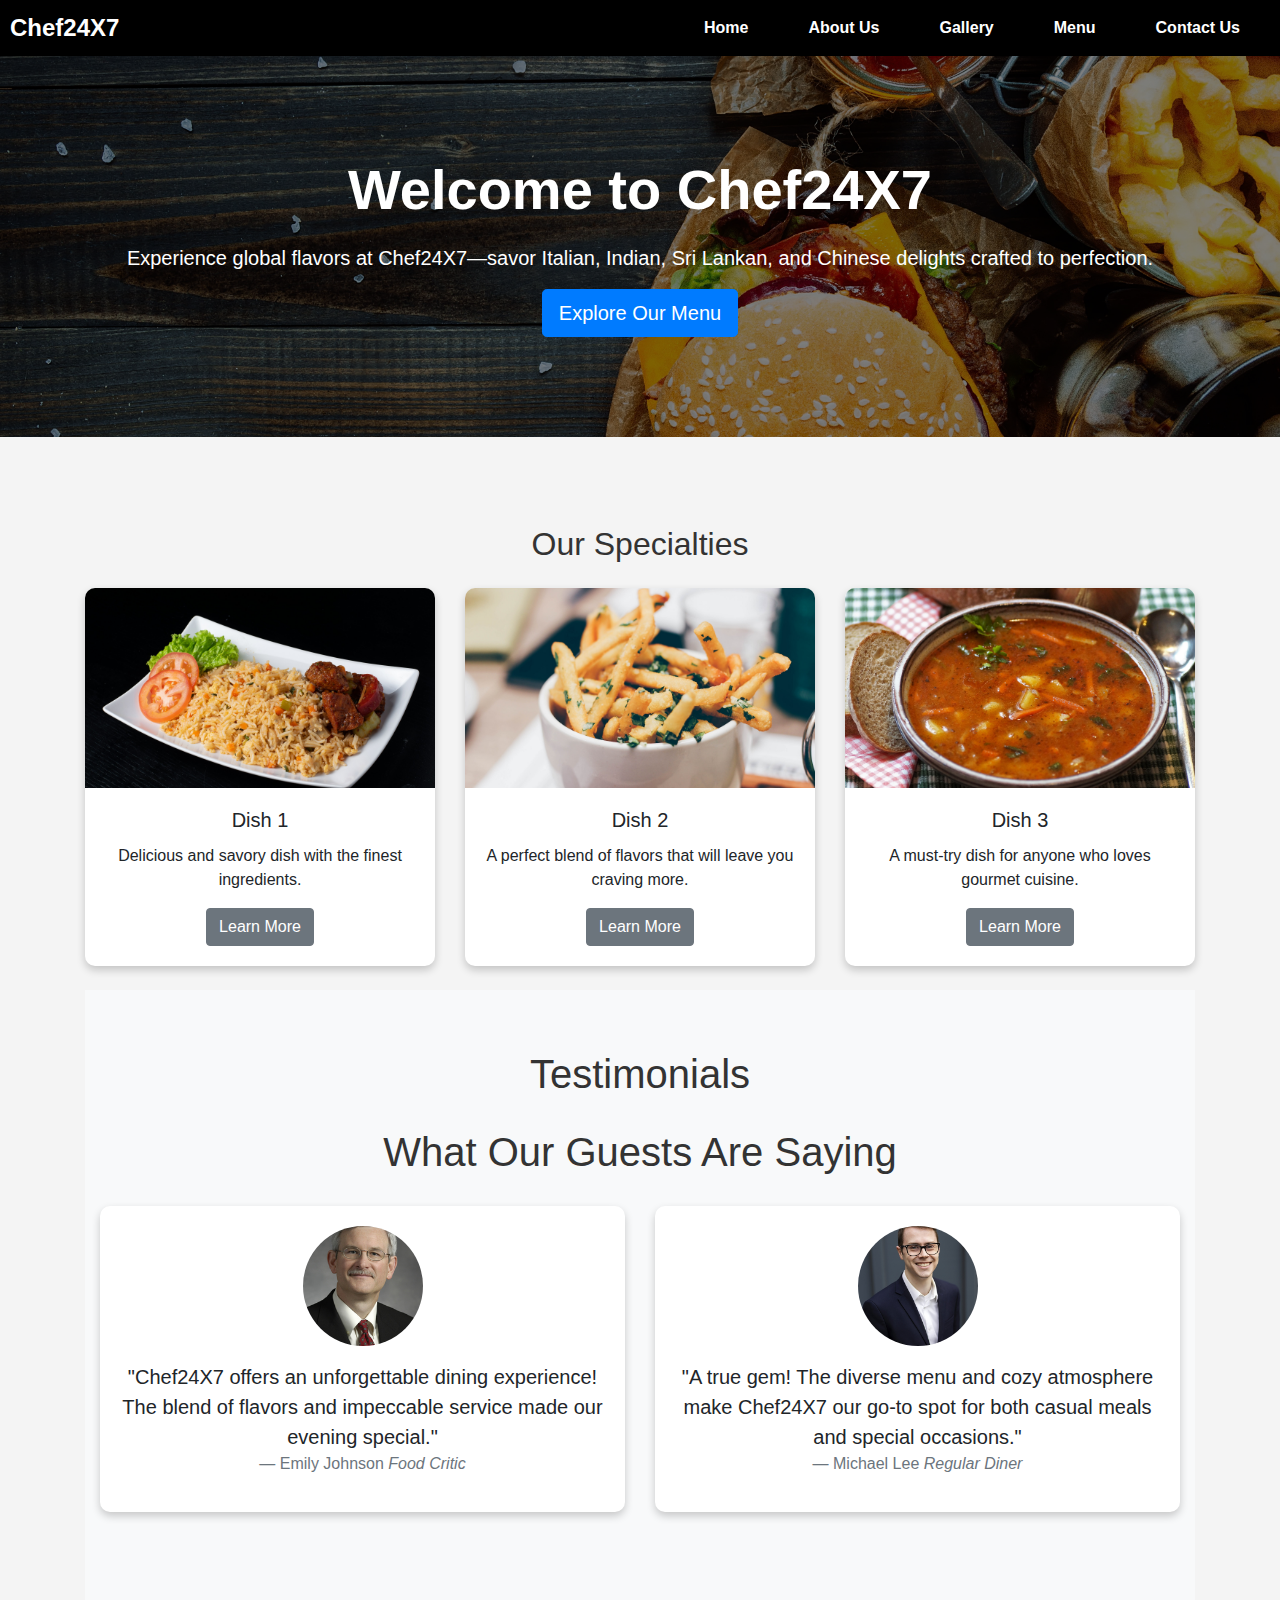
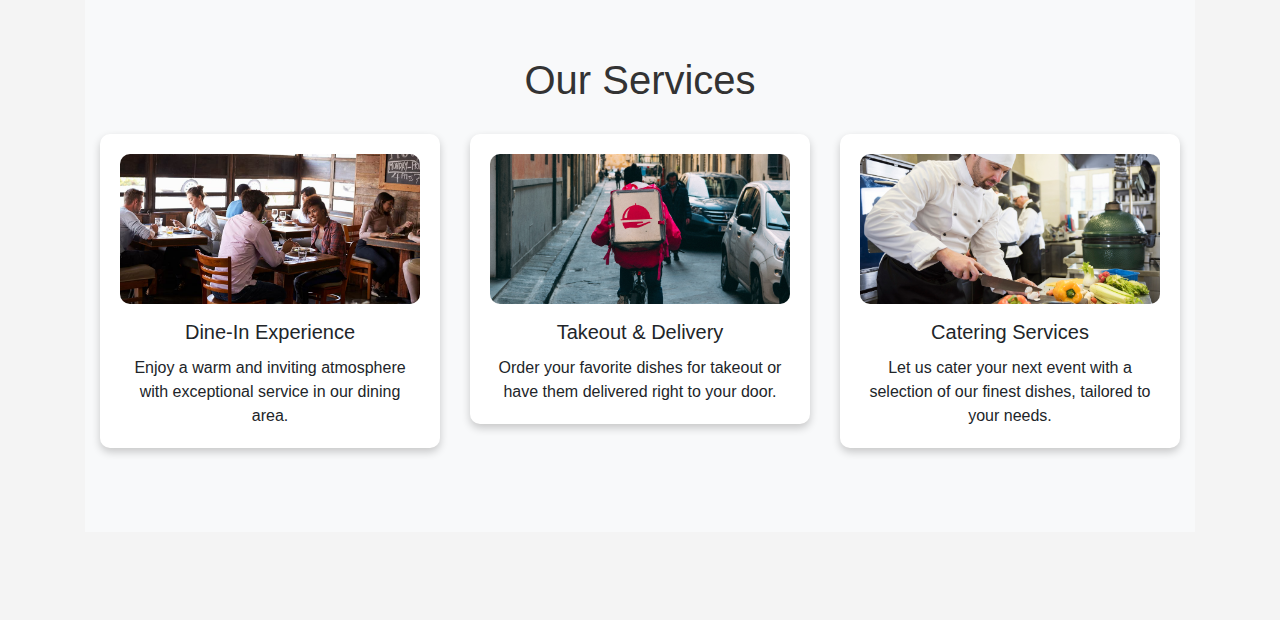
<file: index.html>
<!DOCTYPE html>
<html lang="en">
<head>
    <meta charset="UTF-8">
    <meta name="viewport" content="width=device-width, initial-scale=1.0">
    <title>Restaurant Homepage</title>
    <!-- Bootstrap CSS -->
    <link href="https://stackpath.bootstrapcdn.com/bootstrap/4.5.2/css/bootstrap.min.css" rel="stylesheet">
    <link rel="stylesheet" href="styles.css"> 
    <style>
       
        .hero {
            background-image: url('images/cover1.jpeg');
            background-size: cover;
            background-position: center;
            color: white;
            text-align: center;
            padding: 100px 0;
            position: relative;
        }

        .hero-overlay {
            position: absolute;
            top: 0;
            left: 0;
            right: 0;
            bottom: 0;
            background: rgba(0, 0, 0, 0.5);
        }
        
        .hero-content {
            position: relative;
            z-index: 1;
        }
        
        .feature-card {
            border: none;
            border-radius: 10px;
            box-shadow: 0 4px 8px rgba(0, 0, 0, 0.2);
        }

        .feature-card img {
            border-radius: 10px 10px 0 0;
            width: 100%; 
            height: 200px; 
            object-fit: cover; 
        }

        .testimonial-section, .services-section {
            padding: 60px 0;
            background-color: #f8f9fa;
        }

        .testimonial-card, .service-card {
            border: none;
            border-radius: 10px;
            box-shadow: 0 4px 8px rgba(0, 0, 0, 0.2);
            padding: 20px;
            background-color: white;
            text-align: center;
        }

        .testimonial-card img, .service-card img {
            border-radius: 10px;
            width: 120px; /* Fixed width */
            height: 120px; /* Fixed height */
            object-fit: cover; /* Maintain aspect ratio */
            margin-bottom: 15px;
        }

        .testimonial-section h2, .services-section h2 {
            font-size: 2.5rem;
            margin-bottom: 30px;
        }

        .service-card img {
            width: 100%; /* Responsive width */
            height: 150px; /* Fixed height */
            object-fit: cover; /* Maintain aspect ratio */
        }
    </style>
</head>
<body>
    <!-- Navigation Bar -->
    <header style="background-color: black; color: white; padding: 10px; display: flex; align-items: center;">
        <div style="font-size: 24px; font-weight: bold; margin-right: auto;">Chef24X7</div>
        <nav>
            <ul style="list-style-type: none; margin: 0; padding: 0; display: flex;">
                <li style="display: inline;">
                    <a href="index.html" style="color: white; text-decoration: none; padding: 10px;">Home</a>
                </li>
                <li style="display: inline;">
                    <a href="about.html" style="color: white; text-decoration: none; padding: 10px;">About Us</a>
                </li>
                <li style="display: inline;">
                    <a href="gallery.html" style="color: white; text-decoration: none; padding: 10px;">Gallery</a>
                </li>
                <li style="display: inline;">
                    <a href="menu.html" style="color: white; text-decoration: none; padding: 10px;">Menu</a>
                </li>
                <li style="display: inline;">
                    <a href="contact.html" style="color: white; text-decoration: none; padding: 10px;">Contact Us</a>
                </li>
            </ul>
        </nav>
    </header>

    <style>
    @media (max-width: 768px) {
        header {
            flex-direction: column;
            text-align: center;
        }
        
        nav {
            width: 100%;
        }
    
        ul {
            display: block;
        }
        
        li {
            display: block;
            margin: 0;
        }
    }
    </style>
    
    <!-- Hero Section -->
    <section class="hero">
        <div class="hero-overlay"></div>
        <div class="hero-content">
            <h1 class="display-4" style="font-weight: bold; color: white;">Welcome to Chef24X7</h1>
            <p class="lead">Experience global flavors at Chef24X7—savor Italian, Indian, Sri Lankan, and Chinese delights crafted to perfection.</p>
            <a href="menu.html" class="btn btn-primary btn-lg">Explore Our Menu</a>
        </div>
    </section>
    
    <!-- Main Content -->
    <main class="container text-center my-5">
        <h2 class="mb-4">Our Specialties</h2>
        <div class="row">
            <div class="col-md-4 mb-4">
                <div class="card feature-card">
                    <img src="images/foods/image1.jpg" class="card-img-top" alt="Specialty 1">
                    <div class="card-body">
                        <h5 class="card-title">Dish 1</h5>
                        <p class="card-text">Delicious and savory dish with the finest ingredients.</p>
                        <a href="menu.html#dish1" class="btn btn-secondary">Learn More</a>
                    </div>
                </div>
            </div>
            <div class="col-md-4 mb-4">
                <div class="card feature-card">
                    <img src="images/foods/image2.jpg" class="card-img-top" alt="Specialty 2">
                    <div class="card-body">
                        <h5 class="card-title">Dish 2</h5>
                        <p class="card-text">A perfect blend of flavors that will leave you craving more.</p>
                        <a href="menu.html#dish2" class="btn btn-secondary">Learn More</a>
                    </div>
                </div>
            </div>
            <div class="col-md-4 mb-4">
                <div class="card feature-card">
                    <img src="images/foods/image7.jpg" class="card-img-top" alt="Specialty 3">
                    <div class="card-body">
                        <h5 class="card-title">Dish 3</h5>
                        <p class="card-text">A must-try dish for anyone who loves gourmet cuisine.</p>
                        <a href="menu.html#dish3" class="btn btn-secondary">Learn More</a>
                    </div>
                </div>
            </div>
        </div>
        
        <!-- Testimonials Section -->
        <section class="testimonial-section">
            <div class="container">
                <h2>Testimonials</h2>
                <h2>What Our Guests Are Saying</h2>
                <div class="row">
                    <div class="col-md-6 mb-4">
                        <div class="testimonial-card">
                            <img src="images/team/image.png" class="img-fluid rounded-circle mb-3" alt="Customer 1">
                            <blockquote class="blockquote text-center">
                                <p class="mb-0">"Chef24X7 offers an unforgettable dining experience! The blend of flavors and impeccable service made our evening special."</p>
                                <footer class="blockquote-footer">Emily Johnson <cite title="Source Title">Food Critic</cite></footer>
                            </blockquote>
                        </div>
                    </div>
                    <div class="col-md-6 mb-4">
                        <div class="testimonial-card">
                            <img src="images/team/person1.jpg" class="img-fluid rounded-circle mb-3" alt="Customer 2">
                            <blockquote class="blockquote text-center">
                                <p class="mb-0">"A true gem! The diverse menu and cozy atmosphere make Chef24X7 our go-to spot for both casual meals and special occasions."</p>
                                <footer class="blockquote-footer">Michael Lee <cite title="Source Title">Regular Diner</cite></footer>
                            </blockquote>
                        </div>
                    </div>
                </div>
            </div>
        </section>

        <!-- Services Section -->
        <section class="services-section">
            <div class="container">
                <h2>Our Services</h2>
                <div class="row">
                    <div class="col-md-4 mb-4">
                        <div class="service-card">
                            <img src="images/services/image.png" class="img-fluid mb-3" alt="Service 1">
                            <h5 class="card-title">Dine-In Experience</h5>
                            <p class="card-text">Enjoy a warm and inviting atmosphere with exceptional service in our dining area.</p>
                        </div>
                    </div>
                    <div class="col-md-4 mb-4">
                        <div class="service-card">
                            <img src="images/services/image13.jpg" class="img-fluid mb-3" alt="Service 2">
                            <h5 class="card-title">Takeout & Delivery</h5>
                            <p class="card-text">Order your favorite dishes for takeout or have them delivered right to your door.</p>
                        </div>
                    </div>
                    <div class="col-md-4 mb-4">
                        <div class="service-card">
                            <img src="images/services/image14.jpg" class="img-fluid mb-3" alt="Service 3">
                            <h5 class="card-title">Catering Services</h5>
                            <p class="card-text">Let us cater your next event with a selection of our finest dishes, tailored to your needs.</p>
                        </div>
                    </div>
                </div>
            </div>
        </section>
    </main>

    <!-- Bootstrap JS and dependencies -->
    <script src="https://code.jquery.com/jquery-3.5.1.slim.min.js"></script>
    <script src="https://cdn.jsdelivr.net/npm/@popperjs/core@2.0.10/dist/umd/popper.min.js"></script>
    <script src="https://stackpath.bootstrapcdn.com/bootstrap/4.5.2/js/bootstrap.min.js"></script>
    <!-- Your custom JavaScript -->
    <script src="script.js"></script>
</body>
</html>
</file>
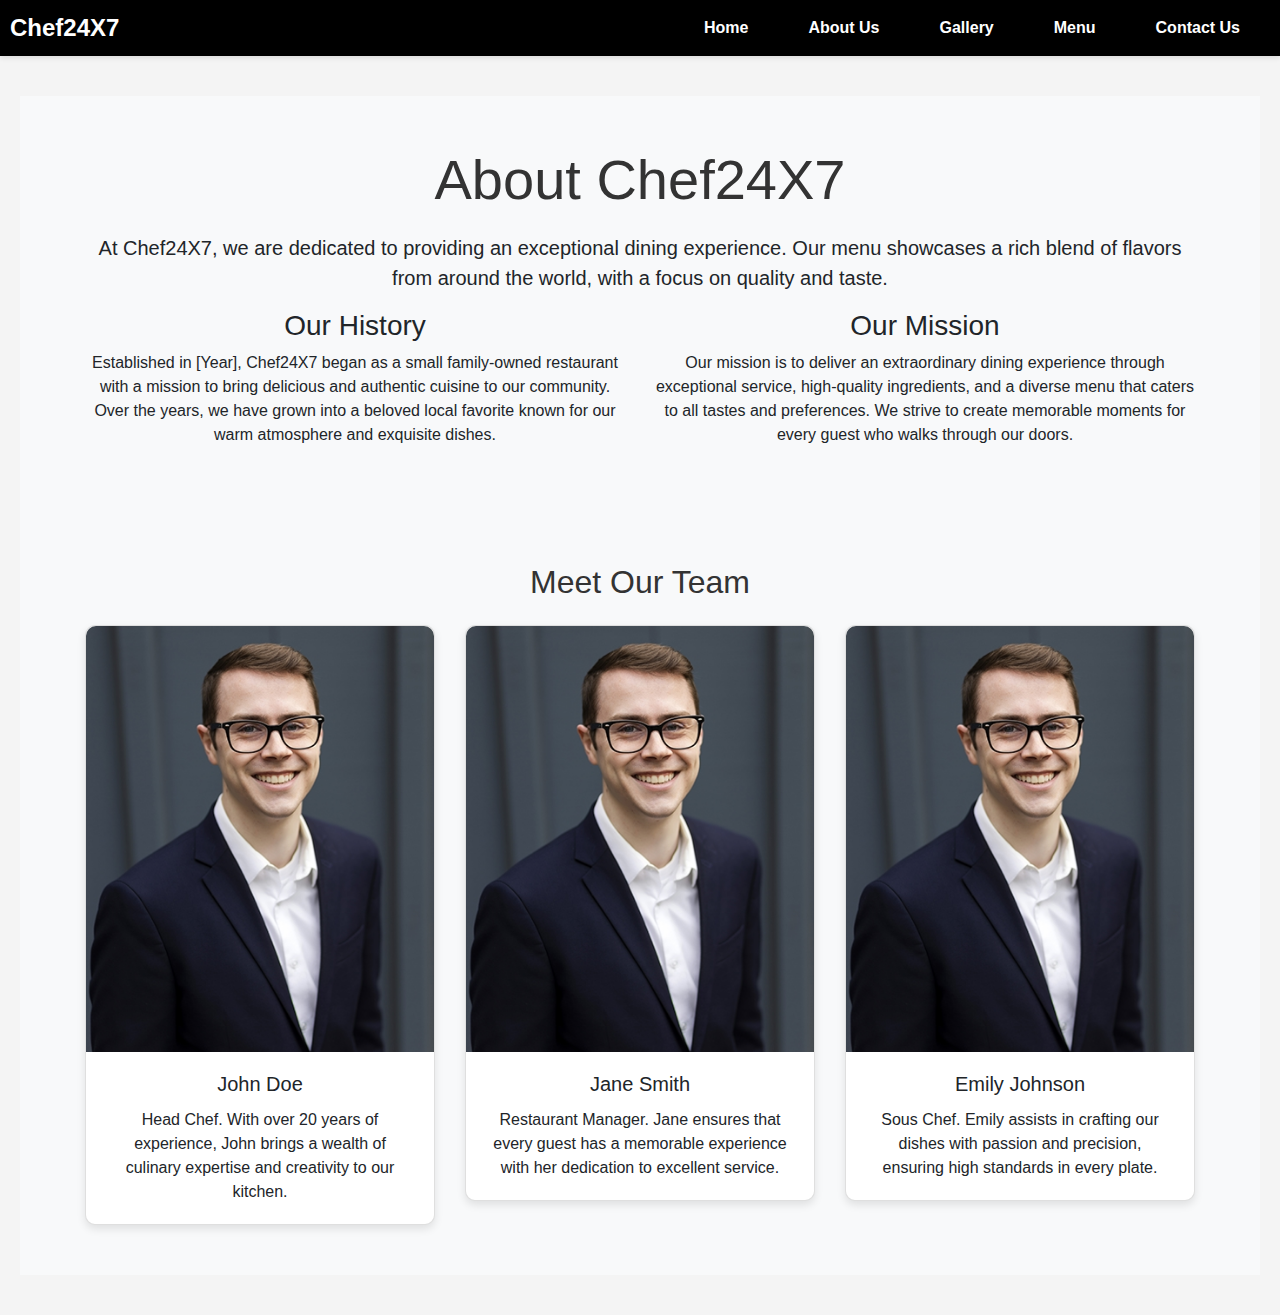
<file: about.html>
<!DOCTYPE html>
<html lang="en">
<head>
    <meta charset="UTF-8">
    <meta name="viewport" content="width=device-width, initial-scale=1.0">
    <title>About Us</title>
    <link href="https://stackpath.bootstrapcdn.com/bootstrap/4.5.2/css/bootstrap.min.css" rel="stylesheet">
    <link rel="stylesheet" href="styles.css">
    <style>
        /* Custom styles */
        .about-section {
            padding: 50px 0;
            background-color: #f8f9fa;
        }
        .team-member {
            border-radius: 10px;
            box-shadow: 0 4px 8px rgba(0, 0, 0, 0.1);
        }
        .team-member img {
            border-radius: 10px 10px 0 0;
        }
    </style>
</head>
<body>
    <!-- Navigation Bar -->
    <header style="background-color: black; color: white; padding: 10px; display: flex; align-items: center;">
        <div style="font-size: 24px; font-weight: bold; margin-right: auto;">Chef24X7</div>
        <nav>
            <ul style="list-style-type: none; margin: 0; padding: 0; display: flex;">
                <li style="display: inline;">
                    <a href="index.html" style="color: white; text-decoration: none; padding: 10px;">Home</a>
                </li>
                <li style="display: inline;">
                    <a href="about.html" style="color: white; text-decoration: none; padding: 10px;">About Us</a>
                </li>
                <li style="display: inline;">
                    <a href="gallery.html" style="color: white; text-decoration: none; padding: 10px;">Gallery</a>
                </li>
                <li style="display: inline;">
                    <a href="menu.html" style="color: white; text-decoration: none; padding: 10px;">Menu</a>
                </li>
                <li style="display: inline;">
                    <a href="contact.html" style="color: white; text-decoration: none; padding: 10px;">Contact Us</a>
                </li>
            </ul>
        </nav>
    </header>
    
    
    <!-- Main Content -->
    <main>
        <section class="about-section text-center">
            <div class="container">
                <h1 class="display-4">About Chef24X7</h1>
                <p class="lead">At Chef24X7, we are dedicated to providing an exceptional dining experience. Our menu showcases a rich blend of flavors from around the world, with a focus on quality and taste.</p>
                
                <div class="row">
                    <div class="col-md-6">
                        <h3>Our History</h3>
                        <p>Established in [Year], Chef24X7 began as a small family-owned restaurant with a mission to bring delicious and authentic cuisine to our community. Over the years, we have grown into a beloved local favorite known for our warm atmosphere and exquisite dishes.</p>
                    </div>
                    <div class="col-md-6">
                        <h3>Our Mission</h3>
                        <p>Our mission is to deliver an extraordinary dining experience through exceptional service, high-quality ingredients, and a diverse menu that caters to all tastes and preferences. We strive to create memorable moments for every guest who walks through our doors.</p>
                    </div>
                </div>
            </div>
        </section>

        <section class="about-section text-center">
            <div class="container">
                <h2 class="mb-4">Meet Our Team</h2>
                <div class="row">
                    <div class="col-md-4">
                        <div class="card team-member">
                            <img src="images/team/person1.jpg" class="card-img-top" alt="Team Member 1">
                            <div class="card-body">
                                <h5 class="card-title">John Doe</h5>
                                <p class="card-text">Head Chef. With over 20 years of experience, John brings a wealth of culinary expertise and creativity to our kitchen.</p>
                            </div>
                        </div>
                    </div>
                    <div class="col-md-4">
                        <div class="card team-member">
                            <img src="images/team/person1.jpg" class="card-img-top" alt="Team Member 2">
                            <div class="card-body">
                                <h5 class="card-title">Jane Smith</h5>
                                <p class="card-text">Restaurant Manager. Jane ensures that every guest has a memorable experience with her dedication to excellent service.</p>
                            </div>
                        </div>
                    </div>
                    <div class="col-md-4">
                        <div class="card team-member">
                            <img src="images/team/person1.jpg" class="card-img-top" alt="Team Member 3">
                            <div class="card-body">
                                <h5 class="card-title">Emily Johnson</h5>
                                <p class="card-text">Sous Chef. Emily assists in crafting our dishes with passion and precision, ensuring high standards in every plate.</p>
                            </div>
                        </div>
                    </div>
                </div>
            </div>
        </section>
    </main>

    <!-- Bootstrap JS and dependencies -->
    <script src="https://code.jquery.com/jquery-3.5.1.slim.min.js"></script>
    <script src="https://cdn.jsdelivr.net/npm/@popperjs/core@2.0.10/dist/umd/popper.min.js"></script>
    <script src="https://stackpath.bootstrapcdn.com/bootstrap/4.5.2/js/bootstrap.min.js"></script>
    <!-- Your custom JavaScript -->
    <script src="script.js"></script>
</body>
</html>
</file>
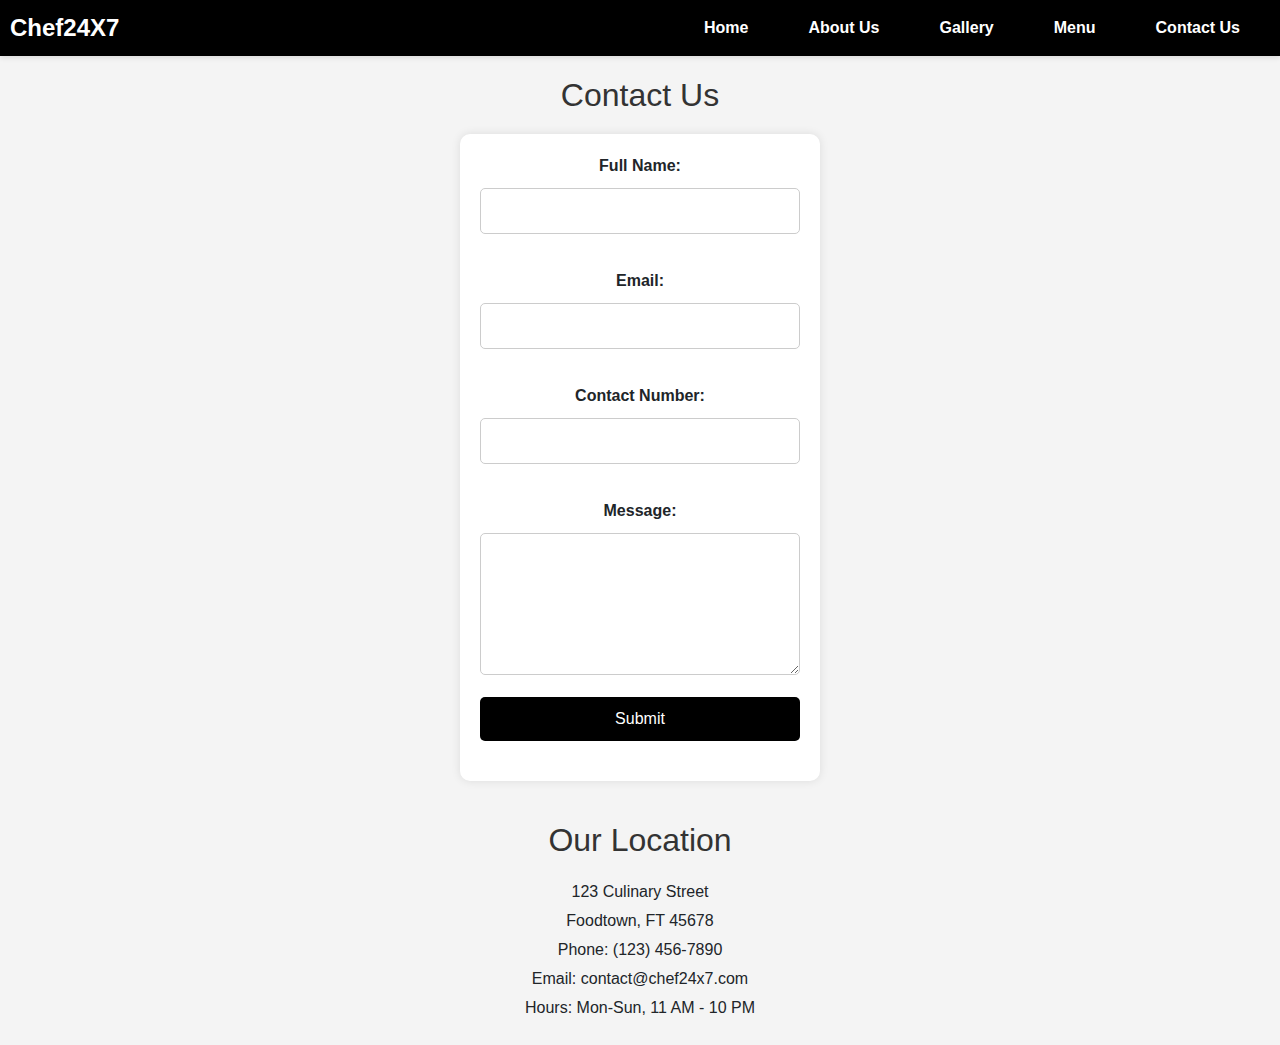
<file: contact.html>
<!DOCTYPE html>
<html lang="en">
<head>
    <meta charset="UTF-8">
    <meta name="viewport" content="width=device-width, initial-scale=1.0">
    <title>Contact Us</title>
    <link href="https://stackpath.bootstrapcdn.com/bootstrap/4.5.2/css/bootstrap.min.css" rel="stylesheet">
    <link rel="stylesheet" href="styles.css">
    <style>
        /* Custom styles */
        header {
            background-color: black;
            color: white;
            padding: 10px;
            display: flex;
            align-items: center;
        }

        header .nav-links {
            margin-right: auto;
        }

        header .nav-links ul {
            list-style-type: none;
            margin: 0;
            padding: 0;
            display: flex;
        }

        header .nav-links ul li {
            display: inline;
        }

        header .nav-links ul li a {
            color: white;
            text-decoration: none;
            padding: 10px;
        }

        main {
            padding: 20px;
        }

        .contact-form {
            max-width: 600px;
            margin: auto;
        }

        .contact-form h2 {
            margin-bottom: 20px;
        }

        .contact-form .form-group {
            margin-bottom: 15px;
        }

        .contact-form label {
            font-weight: bold;
        }

        .contact-form input[type="text"],
        .contact-form input[type="email"],
        .contact-form input[type="tel"],
        .contact-form input[type="date"],
        .contact-form select,
        .contact-form textarea {
            width: 100%;
            padding: 10px;
            border-radius: 5px;
            border: 1px solid #ccc;
        }

        .contact-form .form-check-label {
            margin-right: 10px;
        }

        .contact-form input[type="submit"] {
            background-color: black;
            color: white;
            border: none;
            padding: 10px 20px;
            border-radius: 5px;
            cursor: pointer;
        }

        .contact-form input[type="submit"]:hover {
            background-color: #444;
        }

        .contact-info {
            margin-top: 40px;
            text-align: center;
        }

        .contact-info h2 {
            margin-bottom: 20px;
        }

        .contact-info p {
            margin: 5px 0;
        }
    </style>
</head>
<body>
    <!-- Navigation Bar -->
    <header style="background-color: black; color: white; padding: 10px; display: flex; align-items: center;">
        <div style="font-size: 24px; font-weight: bold; margin-right: auto;">Chef24X7</div>
        <nav>
            <ul style="list-style-type: none; margin: 0; padding: 0; display: flex;">
                <li style="display: inline;">
                    <a href="index.html" style="color: white; text-decoration: none; padding: 10px;">Home</a>
                </li>
                <li style="display: inline;">
                    <a href="about.html" style="color: white; text-decoration: none; padding: 10px;">About Us</a>
                </li>
                <li style="display: inline;">
                    <a href="gallery.html" style="color: white; text-decoration: none; padding: 10px;">Gallery</a>
                </li>
                <li style="display: inline;">
                    <a href="menu.html" style="color: white; text-decoration: none; padding: 10px;">Menu</a>
                </li>
                <li style="display: inline;">
                    <a href="contact.html" style="color: white; text-decoration: none; padding: 10px;">Contact Us</a>
                </li>
            </ul>
        </nav>
    </header>
    
    <!-- Main Content -->
    <main>
        <div class="contact-form">
            <h2>Contact Us</h2>
            <form>
                <div class="form-group">
                    <label for="fullname">Full Name:</label>
                    <input type="text" id="fullname" name="fullname" required>
                </div>

                <div class="form-group">
                    <label for="email">Email:</label>
                    <input type="email" id="email" name="email" required>
                </div>

                <div class="form-group">
                    <label for="contactnumber">Contact Number:</label>
                    <input type="tel" id="contactnumber" name="contactnumber" required>
                </div>

                <div class="form-group">
                    <label for="message">Message:</label>
                    <textarea id="message" name="message" rows="5" required></textarea>
                </div>

                <input type="submit" value="Submit">
            </form>
        </div>

        <div class="contact-info">
            <h2>Our Location</h2>
            <p>123 Culinary Street</p>
            <p>Foodtown, FT 45678</p>
            <p>Phone: (123) 456-7890</p>
            <p>Email: contact@chef24x7.com</p>
            <p>Hours: Mon-Sun, 11 AM - 10 PM</p>
        </div>
    </main>
    
    <!-- JavaScript -->
    <script src="script.js"></script>
</body>
</html>
</file>
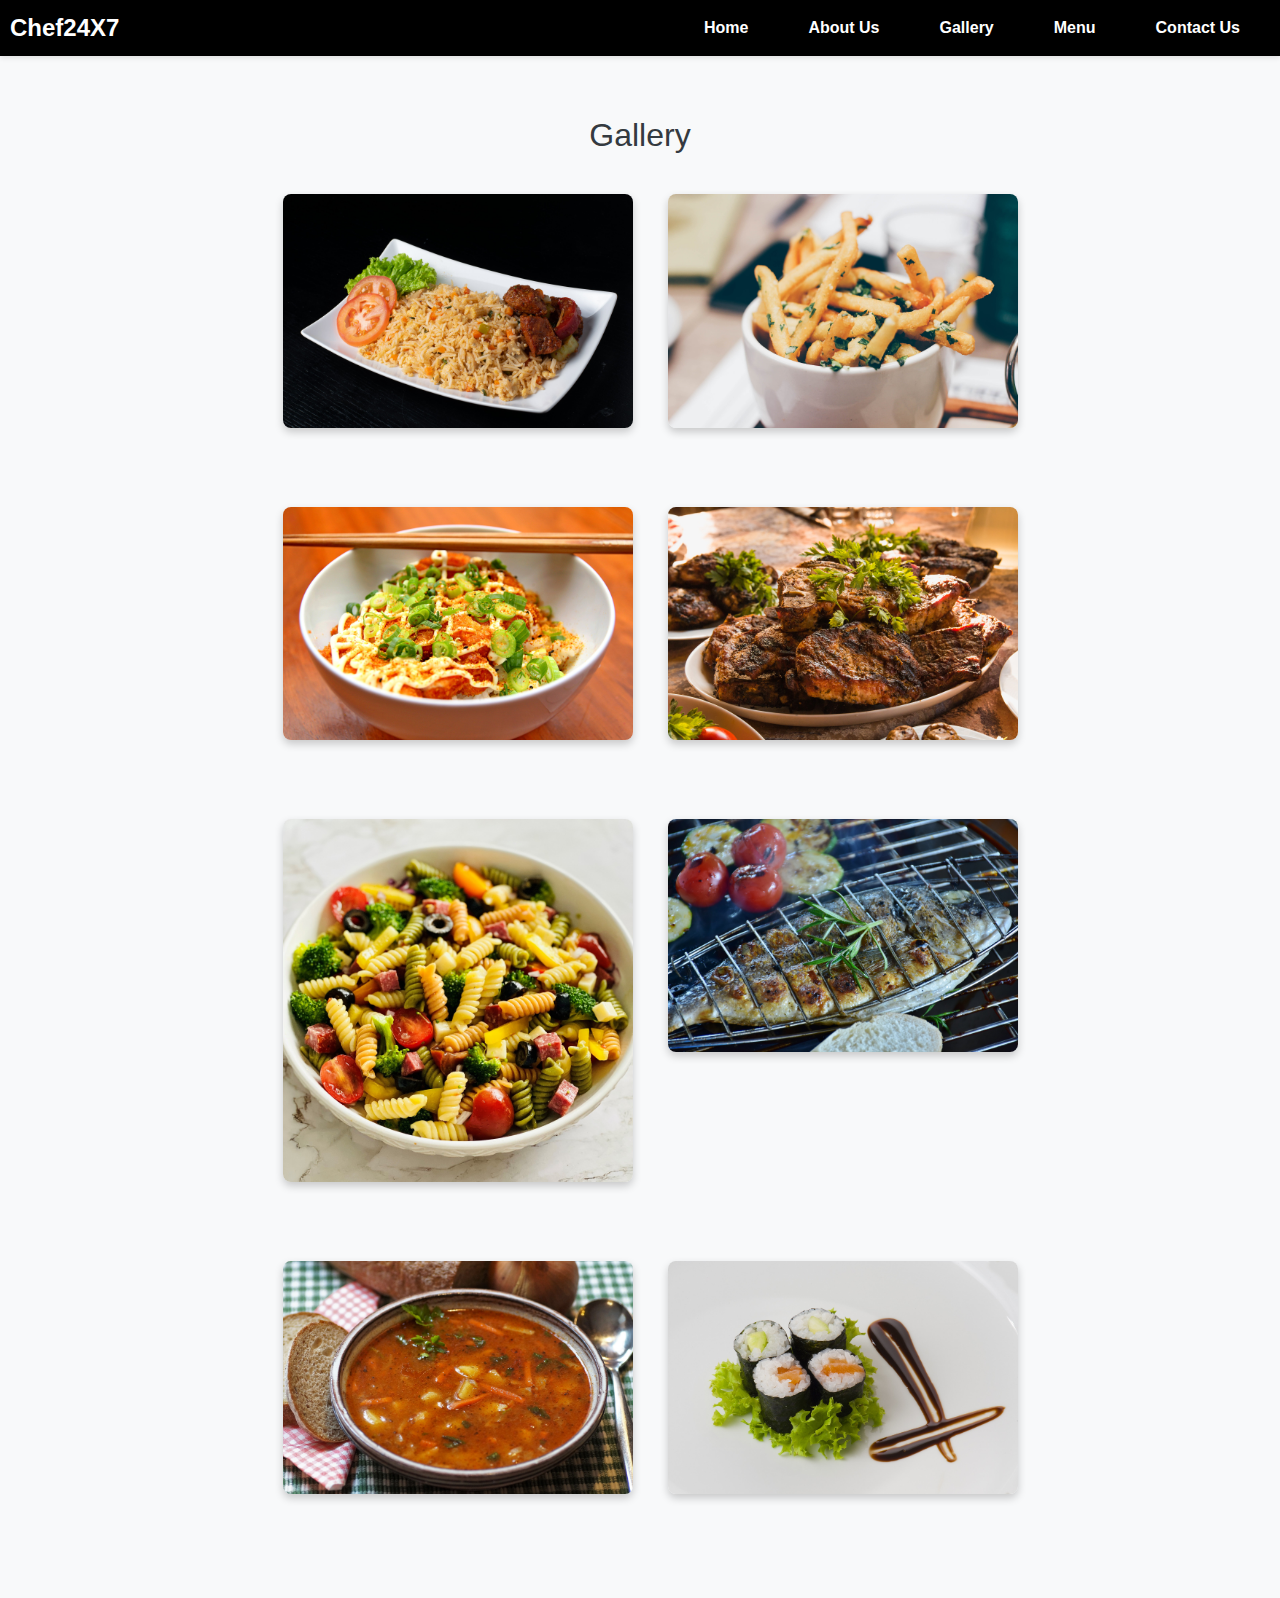
<file: gallery.html>
<!DOCTYPE html>
<html lang="en">
<head>
    <meta charset="UTF-8">
    <meta name="viewport" content="width=device-width, initial-scale=1.0">
    <title>Gallery & Menu</title>
    <link href="https://stackpath.bootstrapcdn.com/bootstrap/4.5.2/css/bootstrap.min.css" rel="stylesheet">
    <link rel="stylesheet" href="styles.css">
    <style>
        /* Custom styles */
        body {
            font-family: Arial, sans-serif;
            background-color: #f8f9fa;
        }

        .gallery {
            margin: 20px auto;
            max-width: 1200px;
        }

        .gallery img {
            width: 100%;
            height: auto;
            border-radius: 8px;
            box-shadow: 0 4px 8px rgba(0, 0, 0, 0.2);
            transition: transform 0.3s ease, box-shadow 0.3s ease;
        }

        .gallery img:hover {
            transform: scale(1.05);
            box-shadow: 0 6px 12px rgba(0, 0, 0, 0.3);
        }

        .gallery .col-md-4 {
            padding: 10px;
        }

        table {
            width: 100%;
            border-collapse: collapse;
            margin-top: 20px;
        }

        table, th, td {
            border: 1px solid #ddd;
        }

        th, td {
            padding: 8px;
            text-align: left;
        }

        th {
            background-color: #f4f4f4;
        }

        h2 {
            margin-top: 20px;
            font-size: 2rem;
            text-align: center;
            color: #343a40;
        }
    </style>
</head>
<body>
    <!-- Navigation Bar -->
    <header style="background-color: black; color: white; padding: 10px; display: flex; align-items: center;">
        <div style="font-size: 24px; font-weight: bold; margin-right: auto;">Chef24X7</div>
        <nav>
            <ul style="list-style-type: none; margin: 0; padding: 0; display: flex;">
                <li style="display: inline;">
                    <a href="index.html" style="color: white; text-decoration: none; padding: 10px;">Home</a>
                </li>
                <li style="display: inline;">
                    <a href="about.html" style="color: white; text-decoration: none; padding: 10px;">About Us</a>
                </li>
                <li style="display: inline;">
                    <a href="gallery.html" style="color: white; text-decoration: none; padding: 10px;">Gallery</a>
                </li>
                <li style="display: inline;">
                    <a href="menu.html" style="color: white; text-decoration: none; padding: 10px;">Menu</a>
                </li>
                <li style="display: inline;">
                    <a href="contact.html" style="color: white; text-decoration: none; padding: 10px;">Contact Us</a>
                </li>
            </ul>
        </nav>
    </header>
    
    <!-- Main Content -->
    <main class="container">
        <!-- Gallery Section -->
        <h2>Gallery</h2>
        <div class="gallery row">
            <div class="col-md-4 mb-4">
                <img src="images/foods/image1.jpg" alt="Dish 1">
            </div>
            <div class="col-md-4 mb-4">
                <img src="images/foods/image2.jpg" alt="Dish 2">
            </div>
            <div class="col-md-4 mb-4">
                <img src="images/foods/image3.jpg" alt="Dish 3">
            </div>
            <div class="col-md-4 mb-4">
                <img src="images/foods/image4.jpg" alt="Dish 4">
            </div>
            <div class="col-md-4 mb-4">
                <img src="images/foods/image5.jpg" alt="Dish 5">
            </div>
            <div class="col-md-4 mb-4">
                <img src="images/foods/image6.jpg" alt="Dish 6">
            </div>
            <div class="col-md-4 mb-4">
                <img src="images/foods/image7.jpg" alt="Dish 7">
            </div>
            <div class="col-md-4 mb-4">
                <img src="images/foods/image8.jpg" alt="Dish 8">
            </div>
            
        </div>
    </main>
    
    <!-- JavaScript -->
    <script src="script.js"></script>
</body>
</html>
</file>
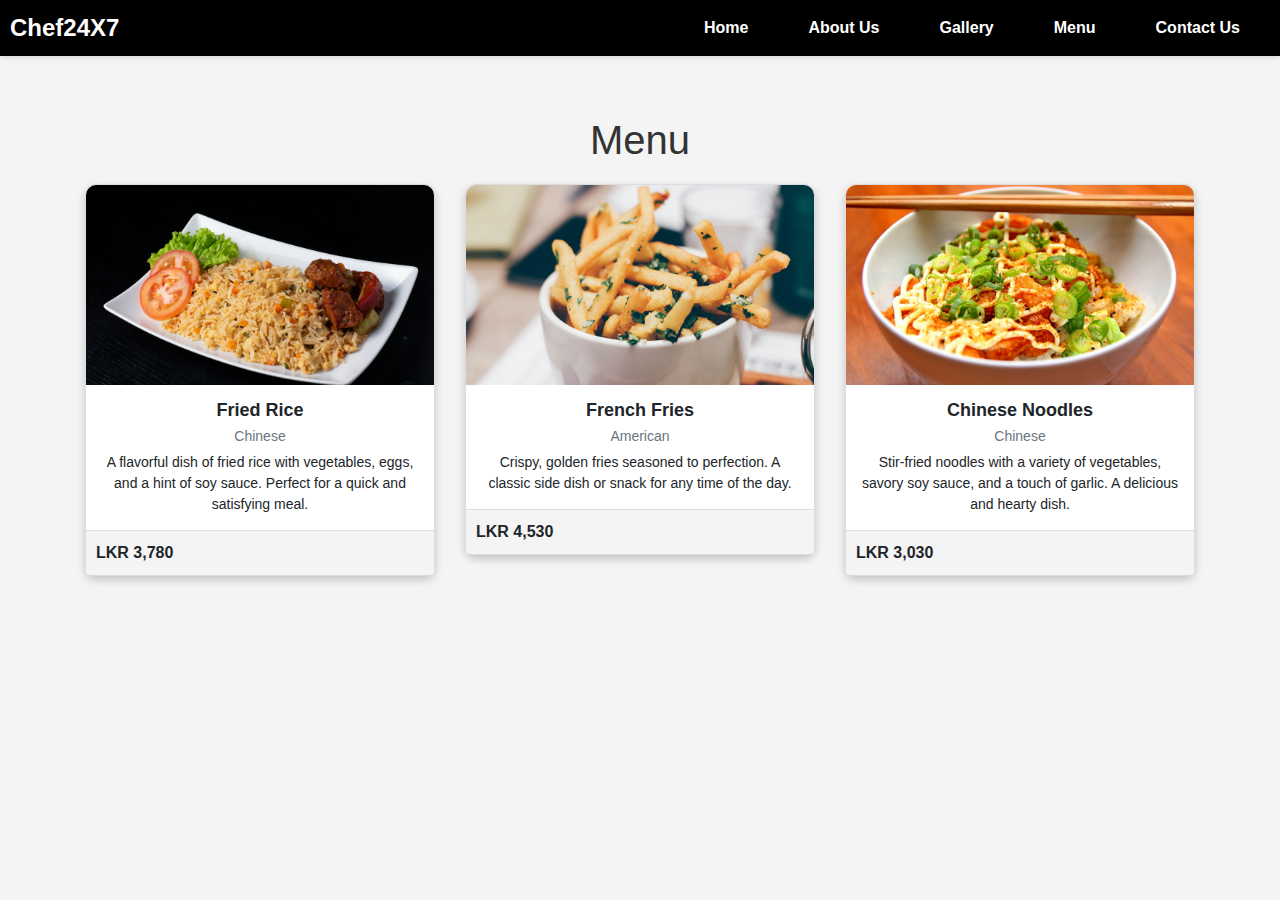
<file: menu.html>
<!DOCTYPE html>
<html lang="en">
<head>
    <meta charset="UTF-8">
    <meta name="viewport" content="width=device-width, initial-scale=1.0">
    <title>Menu</title>
    <link href="https://stackpath.bootstrapcdn.com/bootstrap/4.5.2/css/bootstrap.min.css" rel="stylesheet">
    <link rel="stylesheet" href="styles.css">
    <style>
        /* Custom styles */
        header {
            background-color: black;
            color: white;
            padding: 10px;
            display: flex;
            align-items: center;
        }

        header .nav-links {
            margin-right: auto;
        }

        header .nav-links ul {
            list-style-type: none;
            margin: 0;
            padding: 0;
            display: flex;
        }

        header .nav-links ul li {
            display: inline;
        }

        header .nav-links ul li a {
            color: white;
            text-decoration: none;
            padding: 10px;
        }

        .menu-container {
            margin-top: 20px;
        }

        .card {
            margin-bottom: 20px;
            border: 1px solid #ddd;
            border-radius: 10px;
            box-shadow: 0 4px 8px rgba(0, 0, 0, 0.2);
        }

        .card img {
            border-top-left-radius: 10px;
            border-top-right-radius: 10px;
            height: 200px;
            object-fit: cover;
        }

        .card-body {
            padding: 15px;
        }

        .card-title {
            font-size: 18px;
            font-weight: bold;
        }

        .card-subtitle {
            font-size: 14px;
            color: #888;
        }

        .card-text {
            font-size: 14px;
        }

        .card-footer {
            display: flex;
            justify-content: space-between;
            align-items: center;
            background-color: #f4f4f4;
            border-top: 1px solid #ddd;
            padding: 10px;
        }

        .card-footer .price {
            font-size: 16px;
            font-weight: bold;
        }
    </style>
</head>
<body>
    <!-- Navigation Bar -->
    <header style="background-color: black; color: white; padding: 10px; display: flex; align-items: center;">
        <div style="font-size: 24px; font-weight: bold; margin-right: auto;">Chef24X7</div>
        <nav>
            <ul style="list-style-type: none; margin: 0; padding: 0; display: flex;">
                <li style="display: inline;">
                    <a href="index.html" style="color: white; text-decoration: none; padding: 10px;">Home</a>
                </li>
                <li style="display: inline;">
                    <a href="about.html" style="color: white; text-decoration: none; padding: 10px;">About Us</a>
                </li>
                <li style="display: inline;">
                    <a href="gallery.html" style="color: white; text-decoration: none; padding: 10px;">Gallery</a>
                </li>
                <li style="display: inline;">
                    <a href="menu.html" style="color: white; text-decoration: none; padding: 10px;">Menu</a>
                </li>
                <li style="display: inline;">
                    <a href="contact.html" style="color: white; text-decoration: none; padding: 10px;">Contact Us</a>
                </li>
            </ul>
        </nav>
    </header>
    

    <!-- Main Content -->
    <main class="container menu-container">
        <h1>Menu</h1>

        <div class="row">
            <div class="col-md-4">
                <div class="card">
                    <img src="images/foods/image1.jpg" alt="Fried Rice">
                    <div class="card-body">
                        <h5 class="card-title">Fried Rice</h5>
                        <h6 class="card-subtitle mb-2 text-muted">Chinese</h6>
                        <p class="card-text">A flavorful dish of fried rice with vegetables, eggs, and a hint of soy sauce. Perfect for a quick and satisfying meal.</p>
                    </div>
                    <div class="card-footer">
                        <span class="price">LKR 3,780</span>
                    </div>
                </div>
            </div>
        
            <div class="col-md-4">
                <div class="card">
                    <img src="images/foods/image2.jpg" alt="French Fries">
                    <div class="card-body">
                        <h5 class="card-title">French Fries</h5>
                        <h6 class="card-subtitle mb-2 text-muted">American</h6>
                        <p class="card-text">Crispy, golden fries seasoned to perfection. A classic side dish or snack for any time of the day.</p>
                    </div>
                    <div class="card-footer">
                        <span class="price">LKR 4,530</span>
                    </div>
                </div>
            </div>
        
            <div class="col-md-4">
                <div class="card">
                    <img src="images/foods/image3.jpg" alt="Chinese Noodles">
                    <div class="card-body">
                        <h5 class="card-title">Chinese Noodles</h5>
                        <h6 class="card-subtitle mb-2 text-muted">Chinese</h6>
                        <p class="card-text">Stir-fried noodles with a variety of vegetables, savory soy sauce, and a touch of garlic. A delicious and hearty dish.</p>
                    </div>
                    <div class="card-footer">
                        <span class="price">LKR 3,030</span>
                    </div>
                </div>
            </div>
        </div>
        

            <!-- Add more cards here as needed -->

        </div>
    </main>
    
    <!-- JavaScript -->
    <script src="script.js"></script>
</body>
</html>
</file>
<file: styles.css>
/* General Styles */
body {
    font-family: Arial, sans-serif;
    margin: 0;
    padding: 0;
    background-color: #f4f4f4;
}

header {
    background-color: #333;
    color: #fff;
    padding: 15px 0;
    box-shadow: 0 2px 5px rgba(0, 0, 0, 0.1);
}

/* Navigation Bar Styles */
nav ul {
    list-style: none;
    margin: 0;
    padding: 0;
    text-align: center;
}

nav ul li {
    display: inline-block;
    margin: 0 20px;
}

nav ul li a {
    color: #fff;
    text-decoration: none;
    font-weight: bold;
    padding: 8px 15px;
    border-radius: 5px;
    transition: background-color 0.3s ease-in-out;
}

nav ul li a:hover {
    background-color: #555;
}

/* Main Content Styles */
main {
    padding: 40px 20px;
    text-align: center;
}

h1, h2 {
    color: #333;
    margin-bottom: 20px;
}

/* Gallery Styles */
.gallery {
    display: flex;
    justify-content: center;
    flex-wrap: wrap;
    gap: 15px;
}

.gallery img {
    width: 200px;
    height: auto;
    margin: 10px;
    border-radius: 10px;
    box-shadow: 0 2px 5px rgba(0, 0, 0, 0.1);
    transition: transform 0.3s ease-in-out;
}

.gallery img:hover {
    transform: scale(1.05);
}

/* Table Styles */
table {
    width: 80%;
    margin: 20px auto;
    border-collapse: collapse;
    background-color: #fff;
    box-shadow: 0 2px 5px rgba(0, 0, 0, 0.1);
}

table, th, td {
    border: 1px solid #ddd;
}

th, td {
    padding: 15px;
    text-align: center;
}

th {
    background-color: #f4f4f4;
    font-weight: bold;
}

/* Form Styles */
form {
    width: 60%;
    margin: 20px auto;
    padding: 20px;
    background-color: #fff;
    border-radius: 10px;
    box-shadow: 0 0 10px rgba(0, 0, 0, 0.1);
}

form label {
    display: block;
    margin-bottom: 10px;
    font-weight: bold;
}

form input[type="text"],
form input[type="email"],
form input[type="tel"],
form input[type="date"],
form input[type="submit"] {
    width: 100%;
    padding: 10px;
    margin-bottom: 20px;
    border: 1px solid #ddd;
    border-radius: 5px;
    box-sizing: border-box;
}

form input[type="radio"] {
    margin-right: 10px;
}

form input[type="submit"] {
    background-color: #333;
    color: #fff;
    border: none;
    cursor: pointer;
    transition: background-color 0.3s ease-in-out;
}

form input[type="submit"]:hover {
    background-color: #555;
}

/* Responsive Styles */
@media (max-width: 768px) {
    nav ul li {
        margin: 0 10px;
    }

    form {
        width: 90%;
    }

    table {
        width: 100%;
    }
}
</file>
